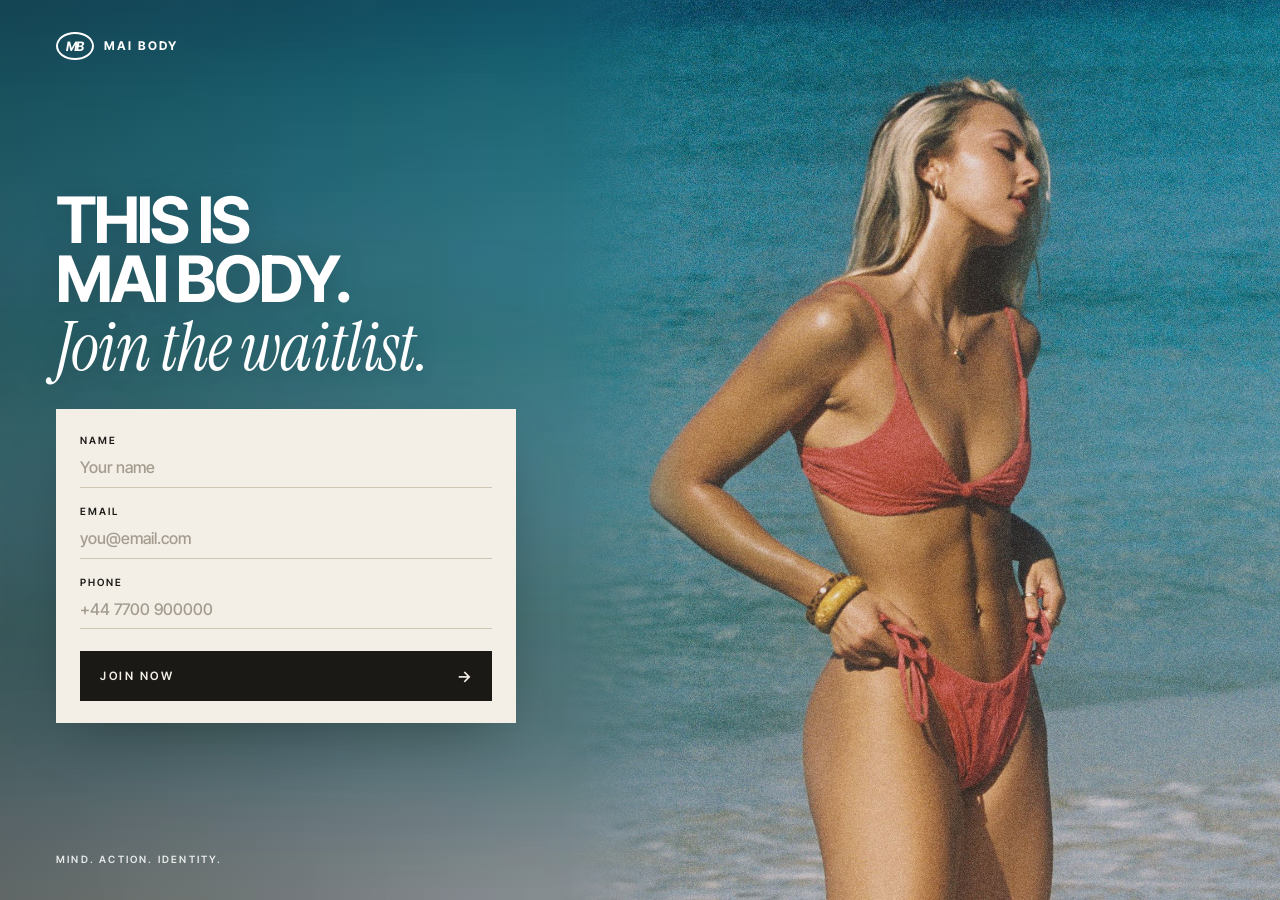
<file: index.html>
<!doctype html>
<html lang="en">
<head>
<meta charset="utf-8">
<meta name="viewport" content="width=device-width,initial-scale=1,viewport-fit=cover">
<title>MAI Body | Join the Waitlist</title>
<meta name="description" content="Rewire your brain. Transform your body. Join the MAI Body waitlist.">
<link rel="preconnect" href="https://fonts.googleapis.com">
<link rel="preconnect" href="https://fonts.gstatic.com" crossorigin>
<link rel="stylesheet" href="https://fonts.googleapis.com/css2?family=Inter+Tight:wght@400;500;600;700&family=Instrument+Serif:ital@0;1&display=swap">
<link rel="stylesheet" href="styles.css">
</head>
<body>
<main id="join" class="stage" aria-labelledby="join-h">
  <div class="bg" aria-hidden="true"><img class="fill" src="images/join-bg.jpg" alt=""><img class="m" src="images/join.jpg" alt=""></div>
  <img class="fg" src="images/join.jpg" alt="Woman standing in the sea in a red bikini">

  <header class="top"><a class="mark" href="/"><span class="badge">MB</span><span class="wordmark">MAI BODY</span></a></header>

  <div class="content">
    <h1 id="join-h">THIS IS MAI&nbsp;BODY.<em>Join the waitlist.</em></h1>
    <form id="waitlist" class="card" novalidate>
      <div class="field" id="f-name"><label for="name">Name</label><input id="name" name="name" type="text" autocomplete="name" placeholder="Your name" required><p class="msg" aria-live="polite"></p></div>
      <div class="field" id="f-email"><label for="email">Email</label><input id="email" name="email" type="email" autocomplete="email" inputmode="email" placeholder="you@email.com" required><p class="msg" aria-live="polite"></p></div>
      <div class="field" id="f-phone"><label for="phone">Phone</label><input id="phone" name="phone" type="tel" autocomplete="tel" inputmode="tel" placeholder="+44 7700 900000" required><p class="msg" aria-live="polite"></p></div>
      <div class="hp" aria-hidden="true"><label for="company">Company</label><input id="company" name="company" tabindex="-1" autocomplete="off"></div>
      <button class="submit" type="submit" id="submit"><span>Join now</span><span class="arrow" aria-hidden="true">&rarr;</span></button>
    </form>
  </div>

  <footer class="foot">Mind. Action. Identity.</footer>
</main>
<script>
/* Set this to your form handler (MailerLite, Zapier, GHL webhook etc.) when you deploy.
   Left empty, the form validates and goes straight to the thank-you page. */
const WAITLIST_ENDPOINT = "";


const form = document.getElementById("waitlist");
const rules = {
  name: v => v.trim().length >= 2 || "Please enter your name.",
  email: v => /^[^\s@]+@[^\s@]+\.[^\s@]{2,}$/.test(v.trim()) || "Enter an email like name@example.com.",
  phone: v => v.replace(/[^\d]/g,"").length >= 7 || "Enter a phone number we can reach you on."
};
function check(id){
  const input = document.getElementById(id), wrap = document.getElementById("f-"+id);
  const r = rules[id](input.value);
  wrap.classList.toggle("bad", r !== true);
  wrap.querySelector(".msg").textContent = r === true ? "" : r;
  input.setAttribute("aria-invalid", r === true ? "false" : "true");
  return r === true;
}
for (const id in rules) document.getElementById(id).addEventListener("blur", () => { if (document.getElementById(id).value) check(id); });

form.addEventListener("submit", async e => {
  e.preventDefault();
  const ok = Object.keys(rules).map(check).every(Boolean);
  if (!ok) { form.querySelector(".bad input").focus(); return; }
  if (document.getElementById("company").value) return; // bot trap
  const data = { name: form.name.value.trim(), email: form.email.value.trim(), phone: form.phone.value.trim() };
  const btn = document.getElementById("submit");
  btn.disabled = true; btn.firstElementChild.textContent = "Joining...";
  if (WAITLIST_ENDPOINT) {
    try { await fetch(WAITLIST_ENDPOINT, { method:"POST", headers:{ "Content-Type":"application/json" }, body: JSON.stringify(data) }); } catch (err) {}
  }
  location.href = "thank-you.html?name=" + encodeURIComponent(data.name.split(" ")[0]);
});
</script>
</body>
</html>
</file>
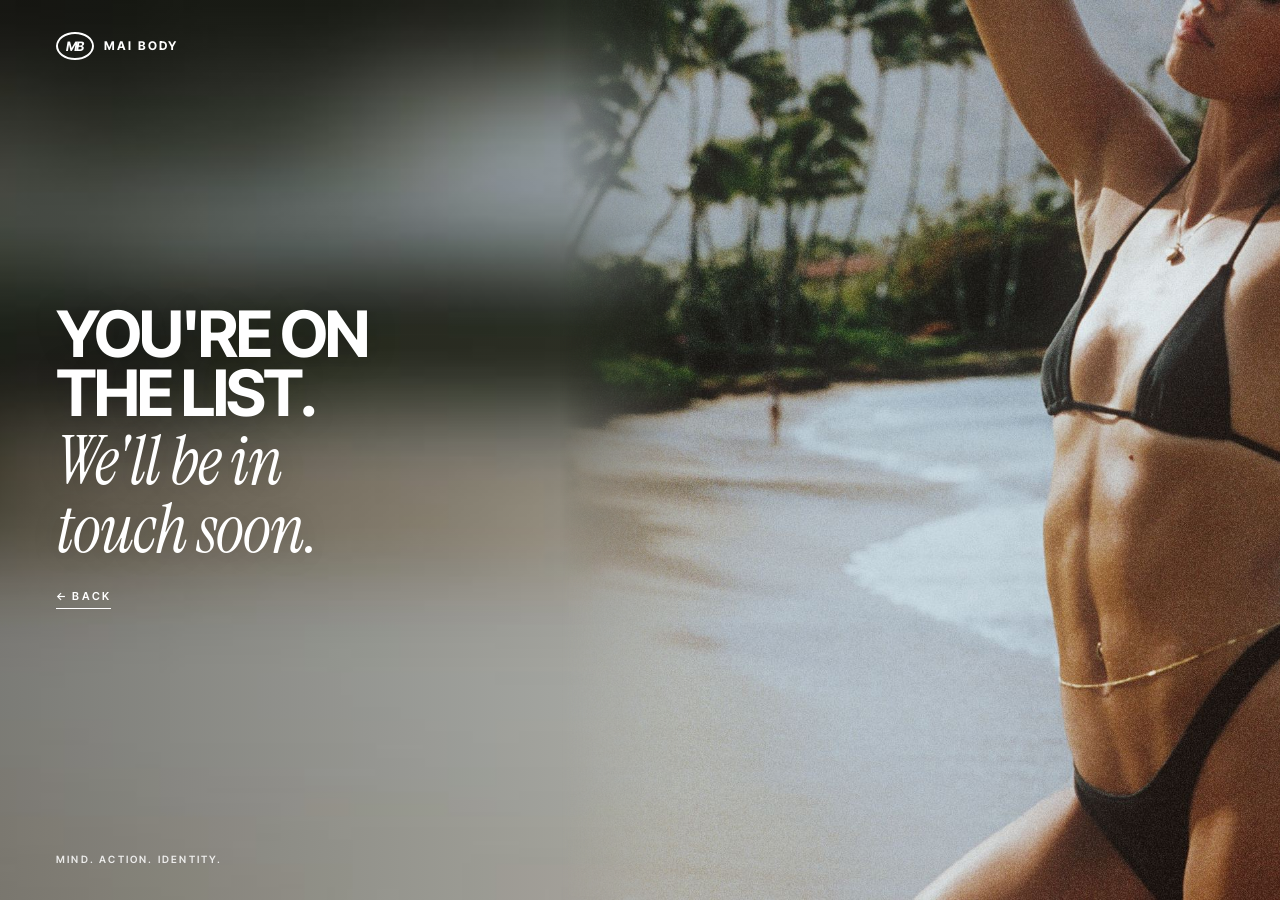
<file: thank-you.html>
<!doctype html>
<html lang="en">
<head>
<meta charset="utf-8">
<meta name="viewport" content="width=device-width,initial-scale=1,viewport-fit=cover">
<title>MAI Body | You're on the list</title>
<meta name="description" content="Rewire your brain. Transform your body. Join the MAI Body waitlist.">
<link rel="preconnect" href="https://fonts.googleapis.com">
<link rel="preconnect" href="https://fonts.gstatic.com" crossorigin>
<link rel="stylesheet" href="https://fonts.googleapis.com/css2?family=Inter+Tight:wght@400;500;600;700&family=Instrument+Serif:ital@0;1&display=swap">
<link rel="stylesheet" href="styles.css">
</head>
<body>
<main id="thank-you" class="stage" aria-labelledby="ty-h">
  <div class="bg" aria-hidden="true"><img class="fill" src="images/thank-you-bg.jpg" alt=""><img class="m" src="images/thank-you.jpg" alt=""></div>
  <img class="fg" src="images/thank-you.jpg" alt="Woman on a palm-lined beach, arms raised">

  <header class="top"><a class="mark" href="/"><span class="badge">MB</span><span class="wordmark">MAI BODY</span></a></header>

  <div class="content">
    <h1 id="ty-h">YOU'RE ON THE LIST<span id="ty-name"></span>.<em>We'll be in touch soon.</em></h1>
    <a class="back" href="/">&larr; Back</a>
  </div>

  <footer class="foot">Mind. Action. Identity.</footer>
</main>
<script>
const n = new URLSearchParams(location.search).get("name");
if (n) document.getElementById("ty-name").textContent = ", " + n.toUpperCase();
</script>
</body>
</html>
</file>
<file: styles.css>
/* Layout: full-bleed photo stage. The sharp photo sits at full height on the right, a blurred copy of it fills the rest, and the form floats over it on the left. Phones: photo covers the screen, form sits at the bottom. */
:root{
  --cream:#F3EEE6;
  --ink:#1A1916;
  --ink-soft:#5B574F;
  --line:#CFC6B6;
  --aqua:#00EBC7;
  --error:#B3261E;
  --white:#FFFFFF;
  --display:"Inter Tight","Helvetica Neue",Arial,sans-serif;
  --serif:"Instrument Serif","Times New Roman",Georgia,serif;
  color-scheme:light;
}
*{box-sizing:border-box}
[hidden]{display:none!important}
html,body{margin:0;background:var(--ink);color:var(--ink)}
img{max-width:100%}
body{font-family:var(--display);font-size:15px;line-height:1.5;-webkit-font-smoothing:antialiased}

.stage{position:relative;min-height:100vh;min-height:100svh;overflow:hidden;display:flex;flex-direction:column;
  padding-block:calc(env(safe-area-inset-top,0px) + 24px) calc(env(safe-area-inset-bottom,0px) + 28px);
  padding-left:max(20px, env(safe-area-inset-left, 0px));padding-right:max(20px, env(safe-area-inset-right, 0px))}
.bg,.bg img,.fg{position:absolute}
.bg{inset:0;z-index:0}
.bg img{inset:0;width:100%;height:100%;max-width:none;object-fit:cover}
.bg img.m{display:none}
.bg::after{content:"";position:absolute;inset:0;background:linear-gradient(90deg,rgba(26,25,22,.35),rgba(26,25,22,0) 60%)}
.fg{z-index:1;top:0;right:0;height:100%;width:auto;max-width:none;
  -webkit-mask-image:linear-gradient(90deg,transparent 0,#000 18%);mask-image:linear-gradient(90deg,transparent 0,#000 18%)}

.top,.content,.foot{position:relative;z-index:2}
.top{display:flex;align-items:center;justify-content:space-between;gap:16px}
.mark{display:inline-flex;align-items:center;gap:10px;color:var(--white);text-decoration:none}
.badge{display:grid;place-items:center;width:38px;height:28px;border:2px solid currentColor;border-radius:50%;font:italic 700 13px/1 var(--display);letter-spacing:-.04em}
.wordmark{font:700 12px/1 var(--display);letter-spacing:.18em}

.content{flex:1;display:flex;flex-direction:column;justify-content:center;gap:28px;max-width:460px;padding-block:40px}
h1{margin:0;color:var(--white);font:700 clamp(40px,5vw,72px)/.92 var(--display);letter-spacing:-.045em;text-wrap:balance;text-shadow:0 2px 30px rgba(0,0,0,.18)}
h1 em{display:block;font:italic 400 1.05em/1 var(--serif);letter-spacing:-.015em;margin-top:.08em}

.card{background:var(--cream);padding:26px 24px 22px;display:grid;gap:18px;box-shadow:0 24px 60px -20px rgba(0,0,0,.35)}
.field{display:grid;gap:6px;min-width:0}
label{font:600 10px/1 var(--display);letter-spacing:.2em;text-transform:uppercase;color:var(--ink)}
input{width:100%;font:500 16px/1.3 var(--display);color:var(--ink);background:transparent;border:0;border-bottom:1.5px solid var(--line);padding:6px 0 9px;border-radius:0;transition:border-color .2s}
input::placeholder{color:#A39C8F}
input:focus{outline:none;border-bottom-color:var(--ink)}
.field.bad input{border-bottom-color:var(--error)}
.msg{margin:0;font-size:12px;color:var(--error)}
.msg:empty{display:none}
.hp{position:absolute;left:-9999px;width:1px;height:1px;overflow:hidden}
.submit{margin-top:4px;display:flex;align-items:center;justify-content:space-between;gap:16px;width:100%;background:var(--ink);color:var(--cream);border:0;cursor:pointer;padding:17px 20px;font:600 11.5px/1 var(--display);letter-spacing:.22em;text-transform:uppercase;transition:background .2s,color .2s}
.submit .arrow{font-size:16px;letter-spacing:0;transition:transform .25s}
.submit:hover{background:var(--aqua);color:var(--ink)}
.submit:hover .arrow{transform:translateX(4px)}
.submit:focus-visible,a:focus-visible{outline:2px solid var(--aqua);outline-offset:3px}
.submit[disabled]{opacity:.6;cursor:wait}

.back{display:inline-flex;gap:10px;width:fit-content;color:var(--white);font:600 11px/1 var(--display);letter-spacing:.2em;text-transform:uppercase;text-decoration:none;border-bottom:1.5px solid currentColor;padding-bottom:6px}
.back:hover{color:var(--aqua)}
.foot{font:600 10px/1 var(--display);letter-spacing:.22em;text-transform:uppercase;color:var(--white);opacity:.85}

@media (prefers-reduced-motion:no-preference){
  .content > *{animation:rise .8s cubic-bezier(.2,.7,.2,1) both}
  .content > *:nth-child(2){animation-delay:.1s}
  @keyframes rise{from{transform:translateY(14px)}to{transform:none}}
}
@media (min-width:900px){
  .stage{padding-left:max(56px, env(safe-area-inset-left, 0px));padding-right:56px;padding-block:32px 36px}
}
/* Phones and narrow tablets: photo covers the screen, form at the bottom */
@media (max-width:899px){
  .fg{display:none}
  .bg{background:var(--ink)}
  .bg img.fill{display:none}
  .bg img.m{display:block;height:100vh;height:100svh}
  .bg::after{background:linear-gradient(180deg,rgba(26,25,22,.25) 0,rgba(26,25,22,0) 18%,rgba(26,25,22,0) 52%,rgba(26,25,22,.75) 80vh,var(--ink) 100svh)}
  .content{justify-content:flex-end;max-width:520px;padding-block:56svh 8px;gap:20px}
  #thank-you .content{padding-block:60svh 8px}
  .card{padding:20px 20px 18px;gap:14px}
  h1{font-size:34px}
  #join .bg img{object-position:38% 20%}
  #thank-you .bg img{object-position:72% 30%}
  .foot{display:none}
}
</file>
